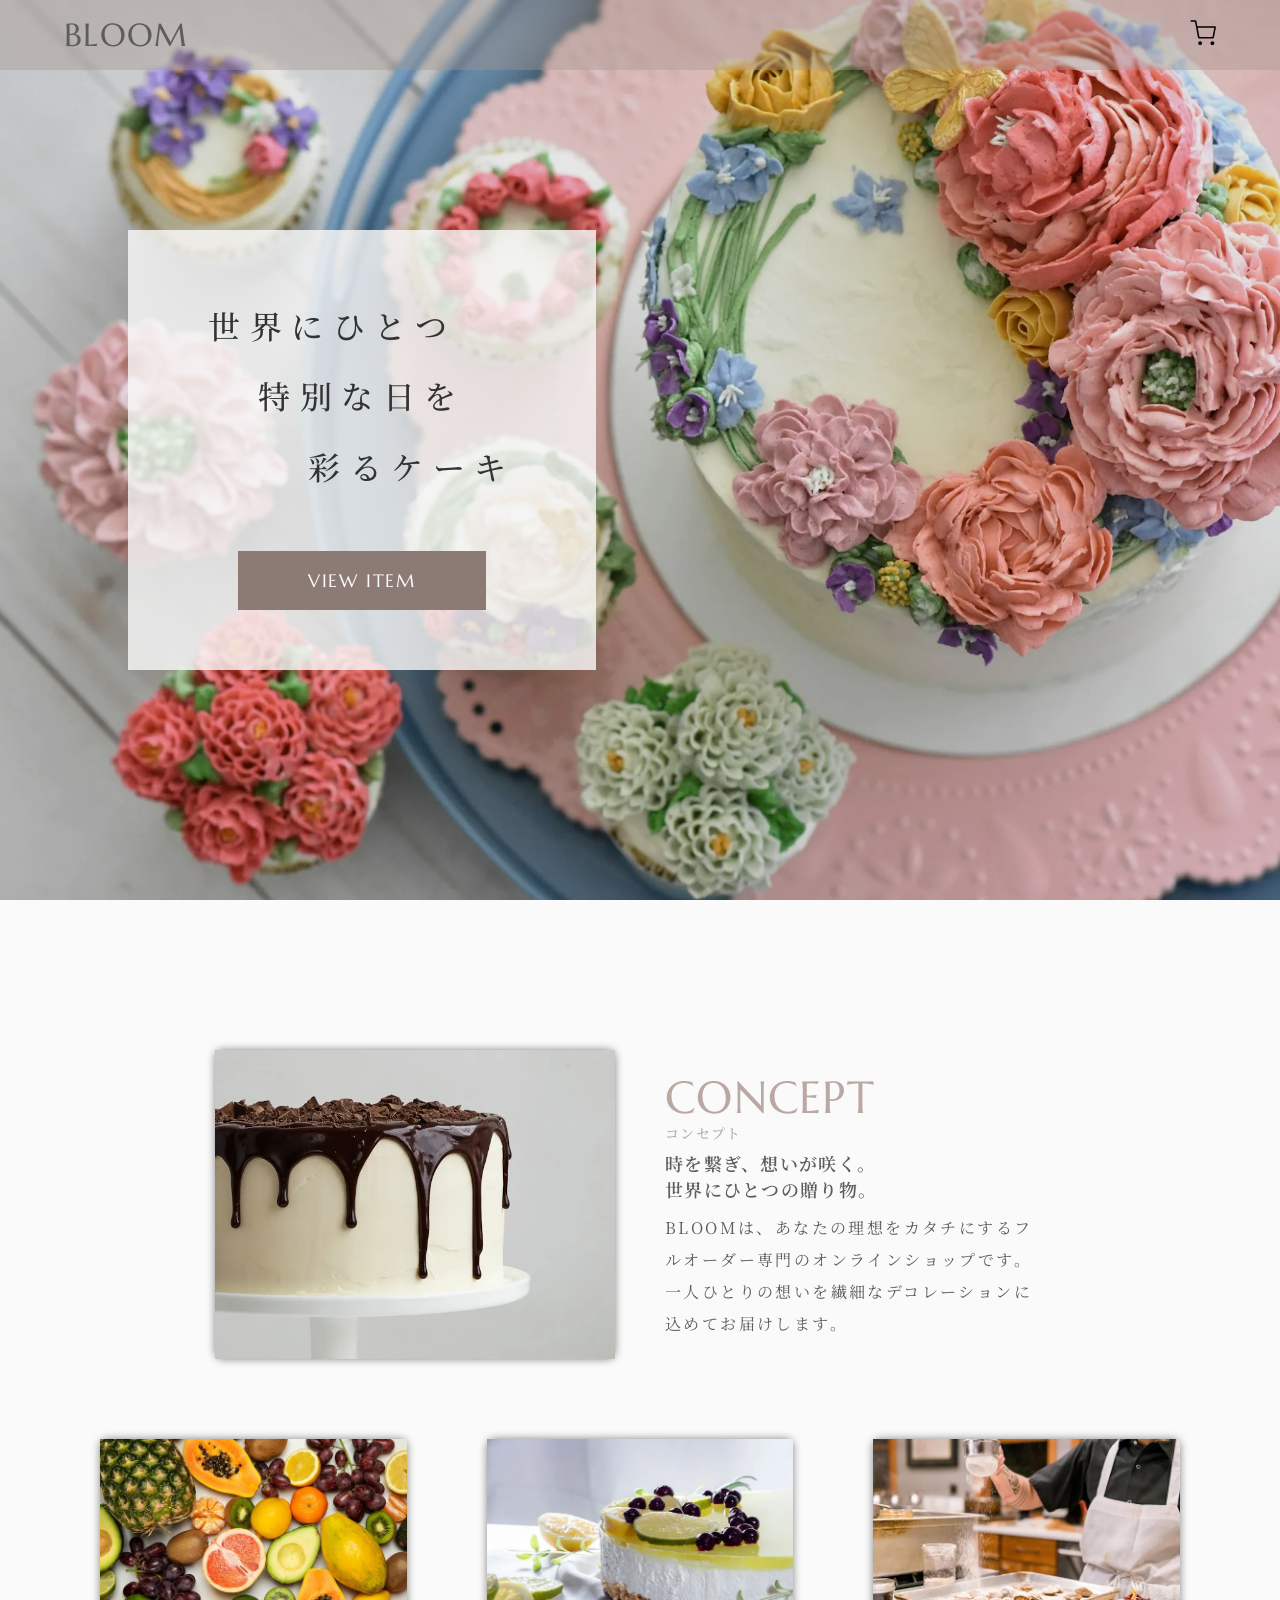
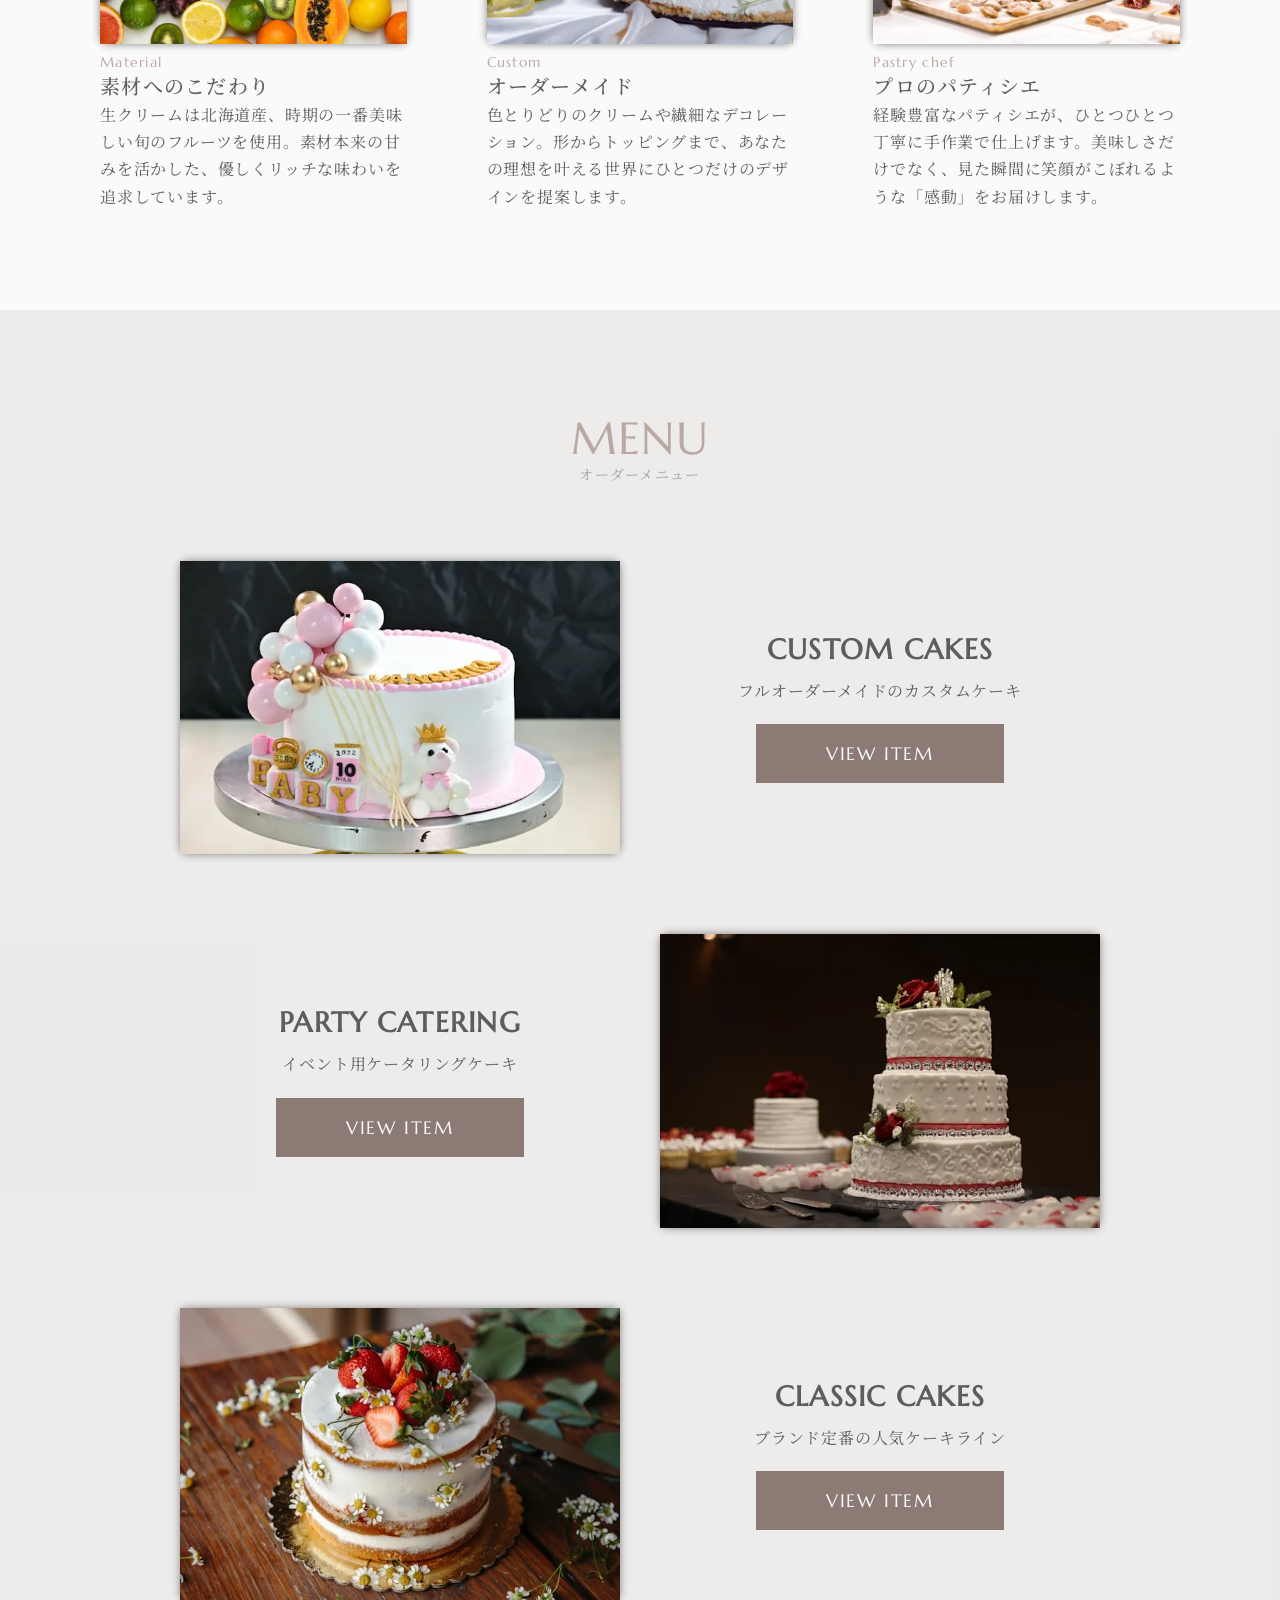
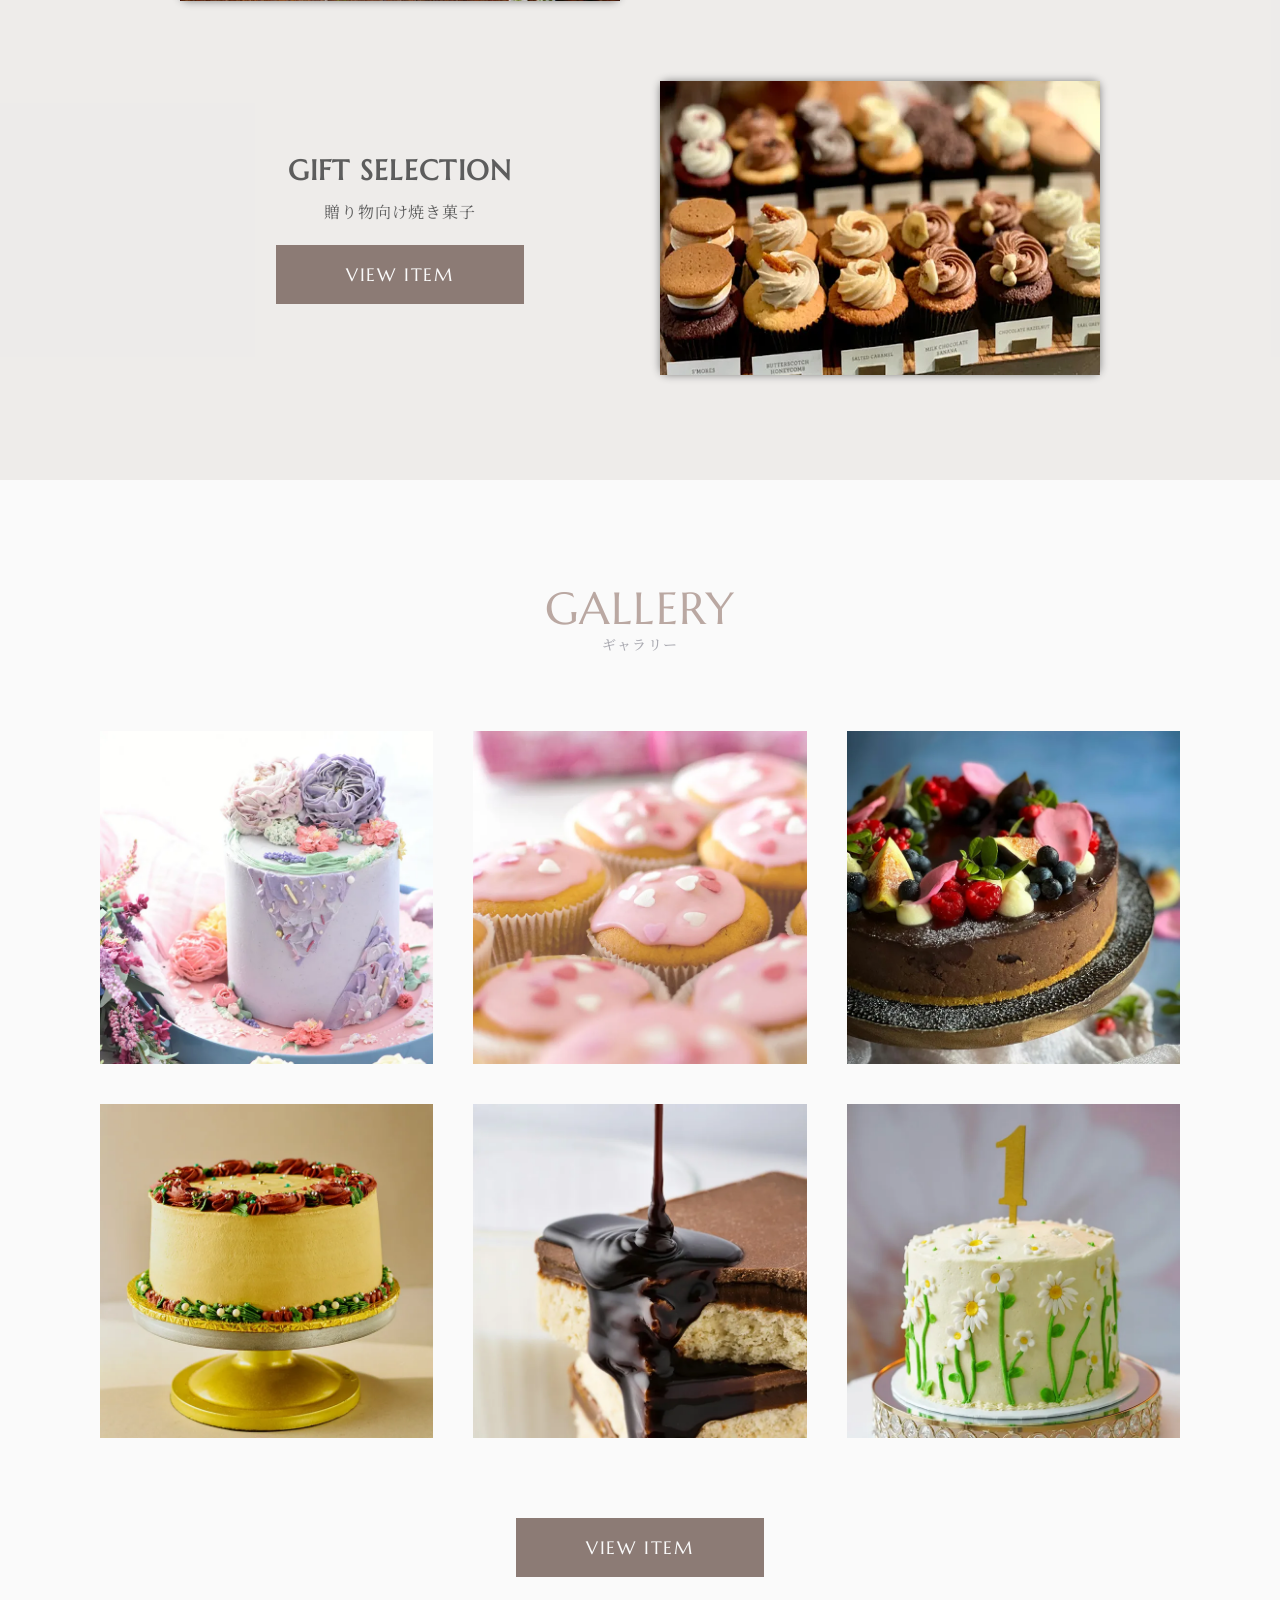
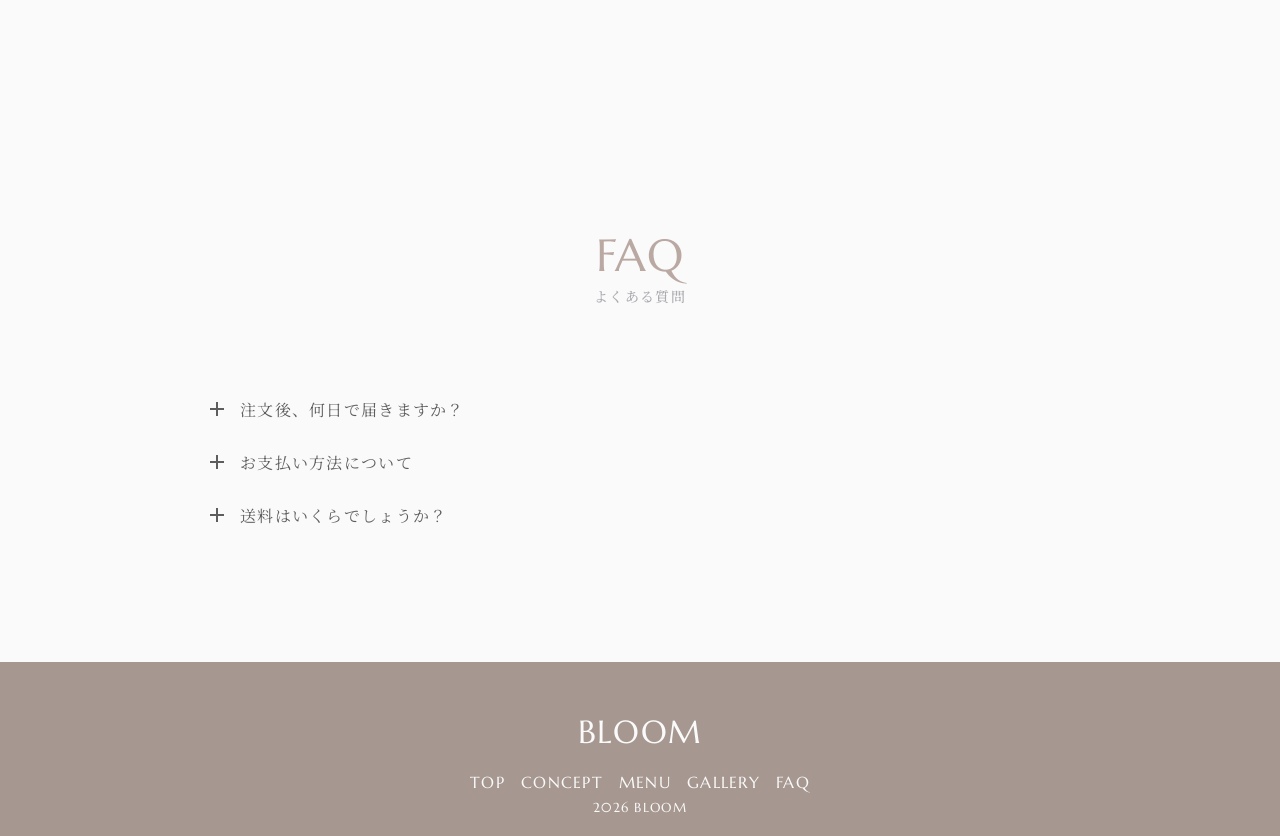
<file: index.html>
<!doctype html>
<html lang="ja">
  <head>
    <!-- Google tag (gtag.js) -->
    <script async src="https://www.googletagmanager.com/gtag/js?id=G-Y4FLMCC0C2"></script>
    <script>
      window.dataLayer = window.dataLayer || [];
      function gtag() {
        dataLayer.push(arguments);
      }
      gtag("js", new Date());

      gtag("config", "G-Y4FLMCC0C2");
    </script>

    <!-- Search Console -->
    <meta name="google-site-verification" content="hwV-7qXNjHzdIrwb5zSzaHR89h5wxo-PKJpYFKcHlVc" />

    <meta charset="utf-8" />
    <meta name="viewport" content="width=device-width,initial-scale=1" />
    <title>BLOOM - 世界にひとつのオーダーケーキ -</title>
    <meta name="description" content="BLOOMは、完全オーダーメイドのカスタムケーキを販売するオンラインケーキショップです。" />

    <!-- favicon/webclipicon -->
    <link rel="shortcut icon" href="img/favicon.png" />
    <link rel="apple-touch-icon" href="img/apple-touch-icon.png" />

    <!-- ogp -->
    <meta property="og:site_name" content="BLOOM" />
    <meta property="og:url" content="https://bloom-cake.com/" />
    <meta property="og:type" content="website" />
    <meta property="og:title" content="BLOOM - 世界にひとつのオーダーケーキ -" />
    <meta property="og:description" content="BLOOMは、完全オーダーメイドのカスタムケーキを販売するオンラインケーキショップです。" />
    <meta property="og:image" content="https://bloom-cake.com/img/og-image1200_630.png" />
    <meta property="og:locale" content="ja_JP" />
    <meta name="twitter:card" content="summary_large_image" />
    <meta name="twitter:description" content="BLOOMは、完全オーダーメイドのカスタムケーキを販売するオンラインケーキショップです。" />
    <meta name="twitter:image:src" content="https://bloom-cake.com/img/og-image.png" />

    <!-- google fonts -->
    <link rel="preconnect" href="https://fonts.googleapis.com" />
    <link rel="preconnect" href="https://fonts.gstatic.com" crossorigin />
    <link href="https://fonts.googleapis.com/css2?family=Marcellus&family=Noto+Serif+JP:wght@200..900&display=swap" rel="stylesheet" />

    <!-- css -->
    <link rel="stylesheet" href="css/style.css" />
  </head>

  <body>
    <!-- header -->
    <header class="header">
      <h1 class="header__logo">
        <a class="header__logo-link" href="index.html">BLOOM</a>
      </h1>

      <div class="header__icon">
        <button class="header__icon-item js-modal-open"><img width="68" height="68" src="img/icon-cart.svg" alt="商品カート" /></button>
      </div>
    </header>

    <main class="main">
      <!-- kv -->
      <div class="kv">
        <div class="kv__img">
          <picture>
            <source media="(min-width: 768px)" srcset="img/kv.webp" />
            <img src="img/kv-sp.webp" alt="BLOOMのカスタムケーキ" width="375" height="600" loading="lazy" />
          </picture>
        </div>

        <div class="kv__content">
          <div class="kv__text-wrap">
            <p class="kv__text">
              <span class="kv__text-item">世界にひとつ</span>
              <span class="kv__text-item">特別な日を</span>
              <span class="kv__text-item">彩るケーキ</span>
            </p>
            <div class="kv__btn">
              <a href="item.html" class="c-btn">VIEW ITEM</a>
            </div>
          </div>
        </div>
      </div>

      <!-- concept -->
      <section id="concept" class="concept l-section">
        <div class="container--lg">
          <div class="concept__body">
            <div class="concept__top">
              <div class="concept__img u-img-shadow">
                <img width="1080" height="707" src="img/concept-cake.webp" alt="苺と生クリームのホールケーキ" />
              </div>

              <div class="concept__texts">
                <h2 class="ttl concept__ttl">CONCEPT</h2>
                <h3 class="sub-ttl concept__subttl">コンセプト</h3>

                <p class="concept__lead c-concept-lead">時を繋ぎ、想いが咲く。<br />世界にひとつの贈り物。</p>
                <p class="text concept__text">BLOOMは、あなたの理想をカタチにするフルオーダー専門のオンラインショップです。一人ひとりの想いを繊細なデコレーションに込めてお届けします。</p>
              </div>
            </div>

            <div class="concept__list">
              <div class="concept__item">
                <div class="concept__item-img u-img-shadow">
                  <img width="640" height="427" src="img/concept-material.webp" alt="季節のフルーツ" />
                </div>

                <div class="concept__item-text">
                  <span class="c-subttl concept__item-english">Material</span>
                  <h4 class="c-ttl concept__item-ttl">素材へのこだわり</h4>
                  <p class="c-text concept__item-text">生クリームは北海道産、時期の一番美味しい旬のフルーツを使用。素材本来の甘みを活かした、優しくリッチな味わいを追求しています。</p>
                </div>
              </div>

              <div class="concept__item">
                <div class="concept__item-img u-img-shadow">
                  <img width="640" height="427" src="img/concept-custom.webp" alt="オーダーメイドのフルーツケーキ" />
                </div>

                <div class="concept__item-text">
                  <span class="c-subttl concept__item-english">Custom</span>
                  <h4 class="c-ttl concept__item-ttl">オーダーメイド</h4>
                  <p class="c-text concept__item-text">色とりどりのクリームや繊細なデコレーション。形からトッピングまで、あなたの理想を叶える世界にひとつだけのデザインを提案します。</p>
                </div>
              </div>

              <div class="concept__item">
                <div class="concept__item-img u-img-shadow">
                  <img width="640" height="427" src="img/concept-chef.webp" alt="パティシエがケーキを作る様子" />
                </div>

                <div class="concept__item-text">
                  <span class="c-subttl concept__item-english">Pastry chef</span>
                  <h4 class="c-ttl concept__item-ttl">プロのパティシエ</h4>
                  <p class="c-text concept__item-text">経験豊富なパティシエが、ひとつひとつ丁寧に手作業で仕上げます。美味しさだけでなく、見た瞬間に笑顔がこぼれるような「感動」をお届けします。</p>
                </div>
              </div>
            </div>
          </div>
        </div>
      </section>

      <!-- menu -->
      <section id="menu" class="menu l-section">
        <div class="container">
          <div class="menu__body">
            <div class="c-heading menu__heading">
              <h2 class="ttl menu__title">MENU</h2>
              <h3 class="sub-ttl menu__subtitle">オーダーメニュー</h3>
            </div>

            <div class="menu__list">
              <div class="menu__item">
                <div class="menu__item-img u-img-shadow">
                  <img width="840" height="560" src="img/menu-custom-cake.webp" alt="フルオーダーのカスタムケーキ" />
                </div>
                <div class="menu__item-content">
                  <h4 class="menu__item-title c-menu-ttl">CUSTOM CAKES</h4>
                  <span class="c-text menu__item-text">フルオーダーメイドの<span>カスタムケーキ</span></span>
                  <div class="menu__item-btn">
                    <a href="item.html" class="c-btn">VIEW ITEM</a>
                  </div>
                </div>
              </div>

              <div class="menu__item">
                <div class="menu__item-img u-img-shadow">
                  <img width="840" height="1265" src="img/menu-party-catering.webp" alt="フルオーダーのパーティーケーキ" />
                </div>
                <div class="menu__item-content">
                  <h4 class="c-menu-ttl menu__item-title">PARTY CATERING</h4>
                  <span class="c-text menu__item-text">イベント用<span>ケータリングケーキ</span></span>
                  <div class="menu__item-btn">
                    <a href="item.html" class="c-btn">VIEW ITEM</a>
                  </div>
                </div>
              </div>

              <div class="menu__item">
                <div class="menu__item-img u-img-shadow">
                  <img width="840" height="560" src="img/menu-classic-cake.webp" alt="人気の定番ケーキ" />
                </div>
                <div class="menu__item-content">
                  <h4 class="c-menu-ttl menu__item-title">CLASSIC CAKES</h4>
                  <span class="c-text menu__item-text">ブランド定番の<span>人気ケーキライン</span></span>
                  <div class="menu__item-btn">
                    <a href="item.html" class="c-btn">VIEW ITEM</a>
                  </div>
                </div>
              </div>

              <div class="menu__item">
                <div class="menu__item-img u-img-shadow">
                  <img width="840" height="1120" src="img/menu-gift-selection.webp" alt="フルオーダーのギフトカップケーキ" />
                </div>
                <div class="menu__item-content">
                  <h4 class="c-menu-ttl menu__item-title">GIFT SELECTION</h4>
                  <span class="c-text menu__item-text">贈り物向け焼き菓子</span>
                  <div class="menu__item-btn">
                    <a href="item.html" class="c-btn">VIEW ITEM</a>
                  </div>
                </div>
              </div>
            </div>
          </div>
        </div>
      </section>

      <!-- gallery -->

      <section id="gallery" class="gallery l-section">
        <div class="container--lg">
          <div class="l-section-body">
            <div class="c-heading gallery__heading">
              <h2 class="ttl gallery__ttl">GALLERY</h2>
              <h3 class="sub-ttl gallery__subttl">ギャラリー</h3>
            </div>

            <div class="gallery__list-wrap">
              <ul class="gallery__list">
                <li class="gallery__list-item">
                  <a href="https://www.instagram.com/" target="_blank" rel="noopener">
                    <img width="688" height="688" src="img/gallery-1.webp" alt="フルオーダーのパープル系バースデーケーキ" />
                  </a>
                </li>

                <li class="gallery__list-item">
                  <a href="https://www.instagram.com/" target="_blank" rel="noopener">
                    <img width="688" height="688" src="img/gallery-2.webp" alt="ハートのギフトカップケーキ" />
                  </a>
                </li>

                <li class="gallery__list-item">
                  <a href="https://www.instagram.com/" target="_blank" rel="noopener">
                    <img width="688" height="688" src="img/gallery-3.webp" alt="季節のフルーツ盛りのチョコケーキ" />
                  </a>
                </li>

                <li class="gallery__list-item">
                  <a href="https://www.instagram.com/" target="_blank" rel="noopener">
                    <img width="688" height="688" src="img/gallery-4.webp" alt="パーティー用の金粉ケーキ" />
                  </a>
                </li>

                <li class="gallery__list-item">
                  <a href="https://www.instagram.com/" target="_blank" rel="noopener">
                    <img width="688" height="688" src="img/gallery-5.webp" alt="ホワイトデーのギフトクッキー" />
                  </a>
                </li>

                <li class="gallery__list-item">
                  <a href="https://www.instagram.com/" target="_blank" rel="noopener">
                    <img width="688" height="688" src="img/gallery-6.webp" alt="1歳のバースデーケーキ" />
                  </a>
                </li>
              </ul>
              <div class="gallery__btn">
                <a href="item.html" class="c-btn">VIEW ITEM</a>
              </div>
            </div>
          </div>
        </div>
      </section>
    </main>

    <!-- faq -->

    <section id="faq" class="faq l-section">
      <div class="container">
        <div class="faq__body">
          <div class="c-heading faq__heading">
            <h2 class="ttl faq__ttl">FAQ</h2>
            <h3 class="sub-ttl faq__subttl">よくある質問</h3>
          </div>

          <!-- accordion -->

          <dl class="accordion">
            <dt class="accordion__title">注文後、何日で届きますか？</dt>
            <dd class="accordion__content">
              <p>フルオーダーケーキは、お届け希望日の14日前までのご注文をお願いしております。お急ぎの場合は、定番の「CLASSIC CAKES」からお選びください。</p>
            </dd>

            <dt class="accordion__title">お支払い方法について</dt>
            <dd class="accordion__content">
              <p>各種クレジットカード、銀行振込、コンビニ決済、Apple Payに対応しております。</p>
            </dd>

            <dt class="accordion__title">送料はいくらでしょうか？</dt>
            <dd class="accordion__content">
              <p>冷凍クール便にて全国一律1,100円（税込）でお届けします。15,000円以上のお買い上げで送料無料となります。</p>
            </dd>
          </dl>
        </div>
      </div>
    </section>

    <!-- footer -->
    <footer class="footer">
      <div class="container">
        <div class="footer__body">
          <div class="footer__logo">
            <a href="index.html">BLOOM</a>
          </div>

          <nav class="footer__nav">
            <ul class="footer__list">
              <li class="footer__item">
                <a href="index.html" class="footer__link">TOP</a>
              </li>
              <li class="footer__item">
                <a href="#concept" class="footer__link">CONCEPT</a>
              </li>
              <li class="footer__item">
                <a href="#menu" class="footer__link">MENU</a>
              </li>
              <li class="footer__item">
                <a href="#gallery" class="footer__link">GALLERY</a>
              </li>
              <li class="footer__item">
                <a href="#faq" class="footer__link">FAQ</a>
              </li>
            </ul>
          </nav>
        </div>

        <div class="footer__copyright-wrap">
          <small class="footer__copyright">2026 BLOOM</small>
        </div>
      </div>
    </footer>
    <!-- js -->

    <!-- モーダルウィンドウ -->

    <div class="modal js-modal">
      <div class="modal-overlay js-modal-close"></div>
      <div class="modal-content">
        <div class="modal-content__inner">
          <form action="#" method="post" class="modal-form">
            <h2 class="modal-content__title">Sign in</h2>

            <section class="modal-form__section">
              <label class="modal-form__label">Email</label>
              <input type="email" name="email" class="modal-form__input" placeholder="example@mail.com" />
            </section>

            <section class="modal-form__section">
              <label class="modal-form__label">Password</label>
              <input type="password" name="password" class="modal-form__input" />
            </section>

            <button type="button" id="sign-in" class="modal-form__btn c-btn">Sign in</button>
          </form>
          <button class="modal-close js-modal-close">×</button>
        </div>
      </div>
    </div>

    <script src="js/main.js" defer></script>
  </body>
</html>
</file>
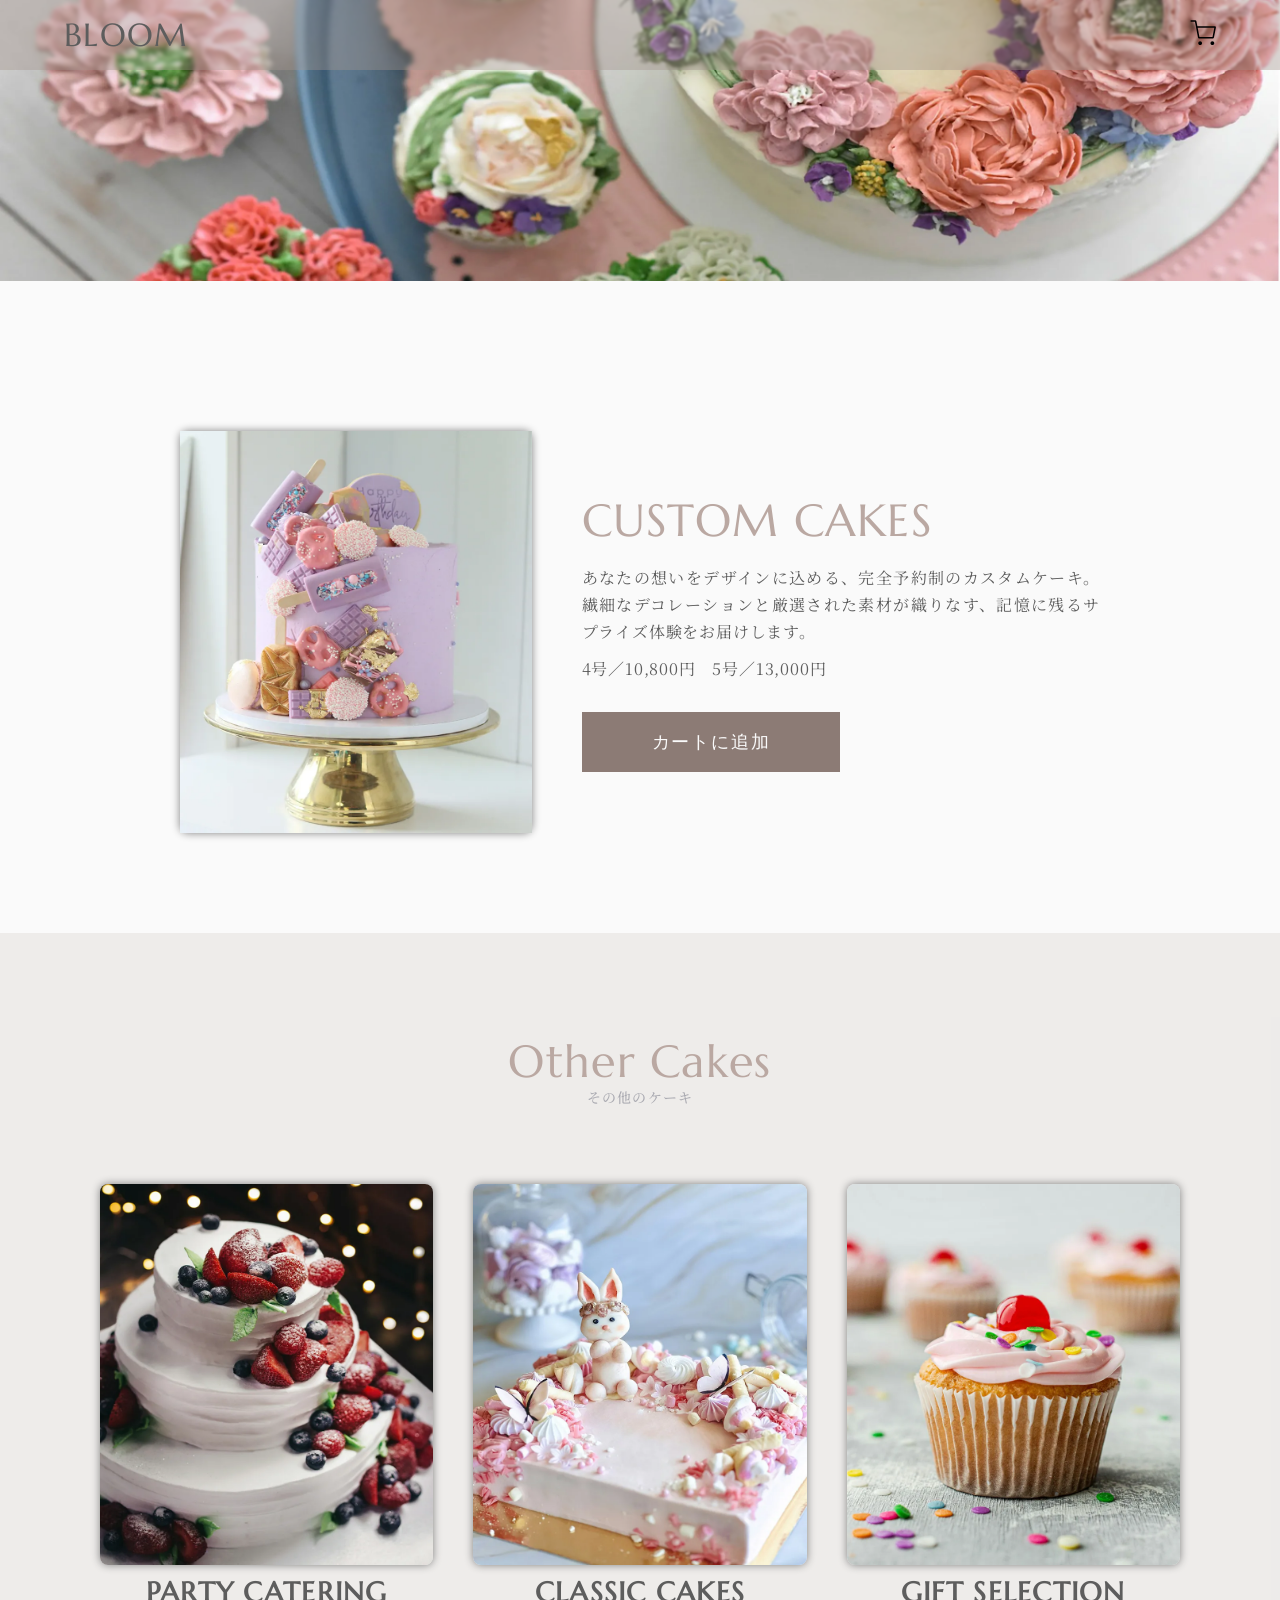
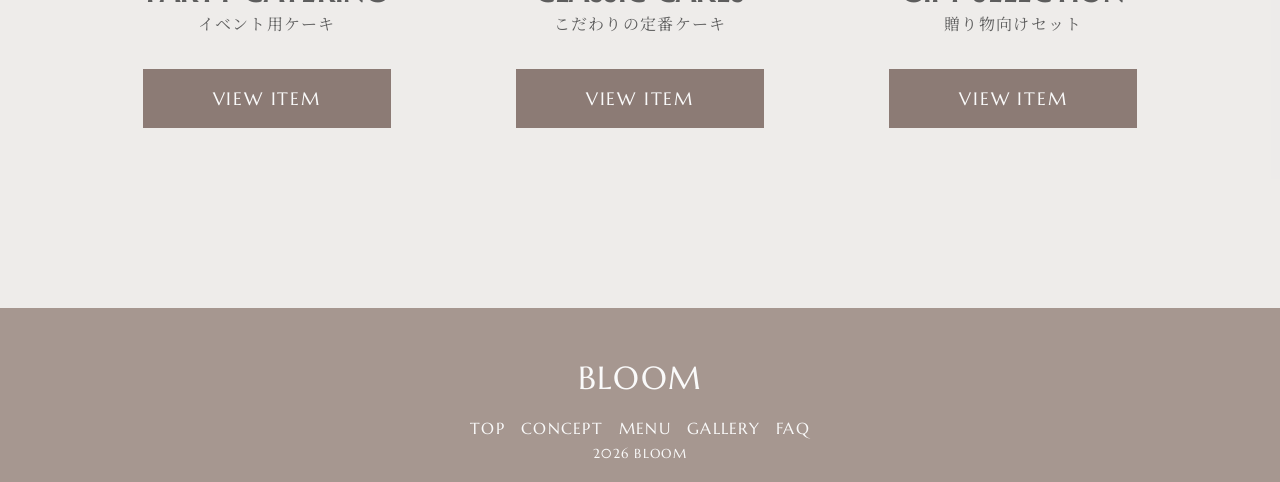
<file: item.html>
<!doctype html>
<html lang="ja">
  <head>
    <!-- Google tag (gtag.js) -->
    <script async src="https://www.googletagmanager.com/gtag/js?id=G-Y4FLMCC0C2"></script>
    <script>
      window.dataLayer = window.dataLayer || [];
      function gtag() {
        dataLayer.push(arguments);
      }
      gtag("js", new Date());

      gtag("config", "G-Y4FLMCC0C2");
    </script>

    <!-- Search Console -->
    <meta name="google-site-verification" content="hwV-7qXNjHzdIrwb5zSzaHR89h5wxo-PKJpYFKcHlVc" />

    <meta charset="utf-8" />
    <meta name="viewport" content="width=device-width,initial-scale=1" />
    <title>BLOOM - 世界にひとつのオーダーケーキ -</title>
    <meta name="description" content="BLOOMは、完全オーダーメイドのカスタムケーキを販売するオンラインケーキショップです。" />

    <!-- favicon/webclipicon -->
    <link rel="shortcut icon" href="img/favicon.png" />
    <link rel="apple-touch-icon" href="img/apple-touch-icon.png" />

    <!-- ogp -->
    <meta property="og:site_name" content="BLOOM" />
    <meta property="og:url" content="https://bloom-cake.com/" />
    <meta property="og:type" content="website" />
    <meta property="og:title" content="BLOOM - 世界にひとつのオーダーケーキ -" />
    <meta property="og:description" content="BLOOMは、完全オーダーメイドのカスタムケーキを販売するオンラインケーキショップです。" />
    <meta property="og:image" content="https://bloom-cake.com/img/og-image1200_630.png" />
    <meta property="og:locale" content="ja_JP" />
    <meta name="twitter:card" content="summary_large_image" />
    <meta name="twitter:description" content="BLOOMは、完全オーダーメイドのカスタムケーキを販売するオンラインケーキショップです。" />
    <meta name="twitter:image:src" content="https://bloom-cake.com/img/og-image.png" />

    <!-- google fonts -->
    <link rel="preconnect" href="https://fonts.googleapis.com" />
    <link rel="preconnect" href="https://fonts.gstatic.com" crossorigin />
    <link href="https://fonts.googleapis.com/css2?family=Marcellus&family=Noto+Serif+JP:wght@200..900&display=swap" rel="stylesheet" />

    <!-- css -->
    <link rel="stylesheet" href="css/style.css" />
  </head>

  <body>
    <!-- header -->
    <header class="header">
      <div class="header__logo">
        <a class="header__logo-link" href="index.html">BLOOM</a>
      </div>

      <div class="header__icon">
        <button class="header__icon-item js-modal-open"><img width="68" height="68" src="img/icon-cart.svg" alt="商品カート" /></button>
      </div>
    </header>

    <!-- item-kv -->
    <div class="item-kv">
      <div class="item-kv__img">
        <img src="img/item_kv-pc.webp" alt="BLOOMのフルオーダーデコレーションケーキ" />
      </div>
    </div>

    <main>
      <!-- item -->

      <section id="item" class="item l-section">
        <div class="container">
          <div class="item__body">
            <div class="item__img u-img-shadow">
              <img width="840" height="960" src="img/menu-custom.webp" alt="マカロンが乗ったフルカスタムのパープルケーキ" loading="lazy" />
            </div>
            <div class="item__text-group">
              <h1 class="ttl item__ttl">CUSTOM CAKES</h1>
              <p class="c-text item__text">あなたの想いをデザインに込める、完全予約制のカスタムケーキ。繊細なデコレーションと厳選された素材が織りなす、記憶に残るサプライズ体験をお届けします。</p>

              <p class="c-text item__text">4号／10,800円　5号／13,000円</p>

              <div class="item__btn">
                <button class="c-btn js-modal-open">カートに追加</button>
              </div>
            </div>
          </div>
        </div>
      </section>

      <!-- other -->

      <section id="other" class="other l-section">
        <div class="container--lg">
          <div class="c-heading other__heading">
            <h2 class="ttl other__ttl">Other Cakes</h2>
            <h3 class="sub-ttl other__subttl">その他のケーキ</h3>
          </div>

          <div class="other__list">
            <div class="other__item">
              <img class="other__item-img u-img-shadow" src="img/menu-partycake.webp" alt="苺が乗った三段のパーティー用ケーキ" />
              <h4 class="c-menu-ttl other__item-ttl">PARTY CATERING</h4>
              <p class="c-item-text other__item-text">イベント用ケーキ</p>
              <div class="other__btn">
                <a href="#" class="c-btn">VIEW ITEM</a>
              </div>
            </div>

            <div class="other__item">
              <img class="other__item-img u-img-shadow" src="img/menu-signature.webp" alt="うさぎが乗った子供の誕生日デコレーションケーキ" />
              <h4 class="c-menu-ttl other__item-ttl">CLASSIC CAKES</h4>
              <p class="c-item-text other__item-text">こだわりの定番ケーキ</p>
              <div class="item__btn">
                <a href="#" class="c-btn is-active">VIEW ITEM</a>
              </div>
            </div>

            <div class="other__item">
              <img class="other__item-img u-img-shadow" src="img/menu-gift.webp" alt="桃クリームのギフトカップケーキ" />
              <h4 class="c-menu-ttl other__item-ttl">GIFT SELECTION</h4>
              <p class="c-item-text other__item-text">贈り物向けセット</p>
              <div class="item__btn">
                <a href="#" class="c-btn">VIEW ITEM</a>
              </div>
            </div>
          </div>
        </div>
      </section>
    </main>

    <!-- footer -->
    <footer class="footer">
      <div class="container">
        <div class="footer__body">
          <div class="footer__logo">
            <a href="index.html">BLOOM</a>
          </div>

          <nav class="footer__nav">
            <ul class="footer__list">
              <li class="footer__item">
                <a href="index.html" class="footer__link">TOP</a>
              </li>
              <li class="footer__item">
                <a href="index.html#concept" class="footer__link">CONCEPT</a>
              </li>
              <li class="footer__item">
                <a href="index.html#menu" class="footer__link">MENU</a>
              </li>
              <li class="footer__item">
                <a href="index.html#gallery" class="footer__link">GALLERY</a>
              </li>
              <li class="footer__item">
                <a href="index.html#faq" class="footer__link">FAQ</a>
              </li>
            </ul>
          </nav>
        </div>

        <div class="footer__copyright-wrap">
          <small class="footer__copyright">2026 BLOOM</small>
        </div>
      </div>
    </footer>
    <!-- js -->

    <!-- モーダルウィンドウ -->

    <div class="modal js-modal">
      <div class="modal-overlay js-modal-close"></div>
      <div class="modal-content">
        <div class="modal-content__inner">
          <form action="#" method="post" class="modal-form">
            <h2 class="modal-content__title">Sign in</h2>

            <section class="modal-form__section">
              <label class="modal-form__label">Email</label>
              <input type="email" name="email" class="modal-form__input" placeholder="example@mail.com" />
            </section>

            <section class="modal-form__section">
              <label class="modal-form__label">Password</label>
              <input type="password" name="password" class="modal-form__input" />
            </section>

            <button type="button" id="sign-in" class="modal-form__btn c-btn">Sign in</button>
          </form>
          <button class="modal-close js-modal-close">×</button>
        </div>
      </div>
    </div>

    <script src="js/main.js" defer></script>
  </body>
</html>
</file>
<file: css/style.css>
/*!
global > color
------------------------------
*/
:root {
  --main-color: #a69790;
  --header-color: rgba(166, 151, 144, 0.4);
  --bg-color: #fafafa;
  --viewitem-color: rgba(166, 151, 144, 0.15);
  --kv-bg-color: rgba(250, 250, 250, 0.8);
  --concept-text-color: #aaaab1;
  --ttl-color: #baa8a2;
  --subttl-color: #333333;
  --btn-color: #8c7b75;
  --btn-hover: #756661;
  --btn-text-color: #fafafa;
  --text-color: #5d5d5d;
  --footer-text-color: #fafafa;
  --modal-bg-color: rgba(0, 0, 0, 0.6);
  --modal-contents-bg-color: #fafafa;
}

/*!
global > content-width
------------------------------
*/
:root {
  --width-content-s: 920px;
  --width-content: 1080px;
}

/*!
global > font
------------------------------
*/
:root {
  --font-family-base: "Noto Serif JP", serif, sans-serif;
  --font-family-english: "Marcellus", serif;
}

/*!
global > z-index
------------------------------
*/
:root {
  --z-index-modal: 100;
  --z-index-header: 30;
  --z-index-menu: 10;
  --z-index-default: 1;
}

/*!
foundation > reset
------------------------------
*/
html {
  color: #000;
  background: #fff;
}

body,
div,
dl,
dt,
dd,
ul,
ol,
li,
h1,
h2,
h3,
h4,
h5,
h6,
pre,
code,
form,
fieldset,
legend,
input,
textarea,
p,
blockquote,
th,
td {
  margin: 0;
  padding: 0;
}

table {
  border-collapse: collapse;
  border-spacing: 0;
  width: 100%;
}

fieldset,
img {
  border: 0;
}

address,
caption,
cite,
code,
dfn,
em,
strong,
th,
var {
  font-style: normal;
  font-weight: normal;
}

ol,
ul {
  list-style: none;
}

caption,
th {
  text-align: left;
}

h1,
h2,
h3,
h4,
h5,
h6 {
  font-size: 100%;
  font-weight: normal;
}

q:before,
q:after {
  content: "";
}

abbr,
acronym {
  border: 0;
  font-variant: normal;
}

sup {
  vertical-align: text-top;
}

sub {
  vertical-align: text-bottom;
}

input,
textarea,
select,
button {
  color: inherit;
  font-family: inherit;
  font-size: inherit;
  font-weight: inherit;
  line-height: inherit;
  font-size: 100%;
  border-radius: 0;
  border: none;
  -moz-appearance: none;
  appearance: none;
  -webkit-appearance: none;
  background-color: inherit;
}

input,
textarea,
select {
  font-size: 16px;
}

textarea {
  resize: vertical;
  display: block;
}

button {
  padding: 0;
  cursor: pointer;
}

legend {
  color: #000;
}

main {
  display: block;
}

a {
  text-decoration: none;
  color: inherit;
}

img {
  max-width: 100%;
  height: auto;
  vertical-align: bottom;
}

svg {
  display: block;
}

* {
  -webkit-font-smoothing: antialiased;
  -moz-osx-font-smoothing: grayscale;
  box-sizing: border-box;
}

*::before,
*::after {
  box-sizing: border-box;
}

/*!
foundation > base
------------------------------
*/
html {
  font-size: 62.5%;
}

body {
  font-size: 1.6rem;
  color: var(--text-color);
  font-family: var(--font-family-base);
  background-color: var(--bg-color);
  letter-spacing: 0.08em;
}
img {
  max-width: 100%;
  height: auto;
  vertical-align: bottom;
}

li {
  list-style: none;
}

/*!
component > button
------------------------------
*/
.c-btn {
  color: var(--btn-text-color);
  background-color: var(--btn-color);
  font-family: var(--font-family-english);
  text-align: center;
  letter-spacing: 0.1em;
  padding: 18px 70px;
  display: inline-grid;
  transition: 0.3s;
}
.c-btn:hover {
  background-color: var(--btn-hover);
}
@media screen and (min-width: 768px) {
  .c-btn {
    font-size: 1.8rem;
    max-width: 360px;
  }
}

/*!
component > title
------------------------------
*/
.ttl {
  font-family: var(--font-family-english);
  font-size: 3rem;
  color: var(--ttl-color);
  font-weight: 500;
}
@media screen and (min-width: 768px) {
  .ttl {
    font-size: 4.5rem;
  }
}

.sub-ttl {
  font-size: 1.3rem;
  line-height: 1;
  font-family: var(--font-family-base);
  color: var(--concept-text-color);
  font-weight: 500;
}
@media screen and (min-width: 768px) {
  .sub-ttl {
    font-size: 1.4rem;
  }
}

.text {
  line-height: 2.2;
  color: var(--text-color);
  letter-spacing: 0.15em;
  text-align: left;
}
@media screen and (min-width: 768px) {
  .text {
    line-height: 2;
  }
}

.c-subttl {
  font-size: 1.3rem;
  font-family: var(--font-family-english);
  color: var(--ttl-color);
}
@media screen and (min-width: 768px) {
  .c-subttl {
    font-size: 1.4rem;
  }
}

.c-ttl {
  font-size: 2rem;
  font-weight: 500;
  line-height: 1;
}

.c-menu-ttl {
  font-size: 2rem;
  font-weight: 600;
  font-family: var(--font-family-english);
}
@media screen and (min-width: 768px) {
  .c-menu-ttl {
    font-size: 2.8rem;
  }
}

.c-text {
  color: var(--text-color);
}
@media screen and (min-width: 768px) {
  .c-text {
    line-height: 1.7;
    letter-spacing: 0.05em;
  }
}

.c-concept-lead {
  font-size: 1.7rem;
  font-weight: 600;
  text-align: center;
}
@media screen and (min-width: 768px) {
  .c-concept-lead {
    font-size: 1.8rem;
    text-align: left;
  }
}

.c-other-ttl {
  font-size: 1.8rem;
  font-weight: 500;
  font-family: var(--font-family-english);
}
@media screen and (min-width: 768px) {
  .c-other-ttl {
    font-size: 2rem;
  }
}

.c-item-text {
  color: var(--text-color);
}
@media screen and (min-width: 768px) {
  .c-item-text {
    line-height: 1.8;
    letter-spacing: 0.08em;
  }
}

/*!
layout > container
------------------------------
*/
.container--lg,
.container {
  width: 90%;
  margin: 0 auto;
}

.container {
  max-width: var(--width-content-s);
}

.container--lg {
  max-width: var(--width-content);
}

/*!
layout > header
------------------------------
*/
.header {
  position: fixed;
  top: 0;
  left: 0;
  width: 100%;
  z-index: var(--z-index-header);
  background-color: var(--header-color);
  -webkit-backdrop-filter: blur(1px);
  backdrop-filter: blur(1px);
  display: flex;
  justify-content: space-between;
  align-items: center;
  height: 60px;
  padding: 0 5%;
}
@media screen and (min-width: 768px) {
  .header {
    height: 70px;
  }
}
.header__logo {
  font-size: 2.5rem;
  font-family: var(--font-family-english);
  color: var(--text-color);
}
@media screen and (min-width: 768px) {
  .header__logo {
    font-size: 3.2rem;
  }
}
.header__icon {
  width: 24px;
}
@media screen and (min-width: 768px) {
  .header__icon {
    width: 26px;
  }
}
.header__icon img {
  display: block;
}

/*!
layout > footer
------------------------------
*/
.footer {
  background-color: var(--main-color);
  color: var(--footer-text-color);
  padding: 40px 0 20px;
  font-family: var(--font-family-english);
}
@media screen and (min-width: 768px) {
  .footer {
    padding: 50px 0 20px;
  }
}
.footer__logo {
  text-align: center;
  font-size: 2.5rem;
  font-family: var(--font-family-english);
  margin-bottom: 20px;
}
@media screen and (min-width: 768px) {
  .footer__logo {
    font-size: 3.2rem;
  }
}
.footer__list {
  display: flex;
  justify-content: center;
  flex-wrap: wrap;
  gap: 12px 16px;
  margin-bottom: 5px;
}
.footer__copyright-wrap {
  font-size: 10px;
  text-align: center;
}
@media screen and (min-width: 768px) {
  .footer__copyright-wrap {
    font-size: 15px;
  }
}

/*!
layout > section
------------------------------
*/
.l-section {
  padding: 50px 0;
}
@media screen and (min-width: 768px) {
  .l-section {
    padding: 100px 0;
  }
}

.l-section:first-of-type {
  padding-top: 75px;
}
@media screen and (min-width: 768px) {
  .l-section:first-of-type {
    padding-top: 150px;
  }
}

/*!
top > modal
------------------------------
*/
.modal {
  visibility: hidden;
  opacity: 0;
  position: fixed;
  top: 0;
  left: 0;
  z-index: var(--z-index-modal);
  width: 100%;
  height: 100vh;
  transition:
    opacity 0.3s,
    visibility 0.3s;
}

.modal.is-active {
  visibility: visible;
  opacity: 1;
}

.modal-overlay {
  position: fixed;
  top: 0;
  left: 0;
  width: 100%;
  height: 100%;
  background-color: var(--modal-bg-color);
  cursor: pointer;
}

.modal-content {
  position: absolute;
  top: 50%;
  left: 50%;
  transform: translate(-50%, -50%);
  max-width: 600px;
  width: 90%;
  background-color: var(--modal-contents-bg-color);
  border-radius: 8px;
}

.modal-content__inner {
  padding: 30px;
  position: relative;
}

.modal-close {
  position: absolute;
  top: 10px;
  right: 10px;
  width: 30px;
  height: 30px;
  border: none;
  background: transparent;
  cursor: pointer;
  font-size: 24px;
}

.modal-form {
  text-align: center;
}

.modal-content__title {
  font-family: var(--font-family-english);
  font-size: 28px;
  font-weight: 300;
  text-align: center;
  margin-bottom: 30px;
  color: var(--subttl-color);
  border-bottom: 1px solid #eee;
  padding-bottom: 10px;
}

.modal-form__label {
  display: block;
  font-size: 14px;
  font-weight: 600;
  margin-bottom: 8px;
  color: var(--subttl-color);
}

.modal-form__section {
  margin-bottom: 25px;
  text-align: left;
}

.modal-form__input {
  width: 100%;
  padding: 12px;
  border: 1px solid #ccc;
  border-radius: 2px;
  font-size: 18px;
  box-sizing: border-box;
  background-color: var(--modal-contents-bg-color);
}

.modal-form__input:focus {
  outline-color: var(--text-color);
  background-color: var(--modal-contents-bg-color);
}

.modal-form__btn {
  background-color: var(--btn-color);
  color: var(--bg-color);
  border: none;
  width: 100%;
  padding: 16px;
  font-size: 18px;
  font-family: var(--font-family-english);
  cursor: pointer;
  transition: background-color 0.3s;
  margin-top: 10px;
}

.modal-form__btn:hover {
  background-color: var(--btn-hover);
}

/*!
page > top > concept
------------------------------
*/
.concept__top {
  display: flex;
  flex-direction: column;
  margin: 0 auto;
}
@media screen and (min-width: 768px) {
  .concept__top {
    flex-direction: row;
    justify-content: center;
    align-items: center;
    gap: 50px;
    max-width: 1000px;
  }
}
.concept__img {
  margin-bottom: 20px;
}
@media screen and (min-width: 768px) {
  .concept__img {
    flex: 0 0 40%;
    max-width: 600px;
    margin-bottom: 0px;
  }
}
.concept__texts {
  display: flex;
  flex-direction: column;
}
@media screen and (min-width: 768px) {
  .concept__texts {
    flex: 0 0 40%;
    text-align: left;
  }
}
.concept__ttl {
  text-align: center;
}
@media screen and (min-width: 768px) {
  .concept__ttl {
    text-align: left;
  }
}
.concept__subttl {
  text-align: center;
}
@media screen and (min-width: 768px) {
  .concept__subttl {
    text-align: left;
  }
}
.concept__lead {
  margin: 10px 0;
}
@media screen and (min-width: 768px) {
  .concept__text {
    max-width: 380px;
  }
}
.concept__list {
  display: grid;
  gap: 45px;
  grid-template-columns: repeat(1, 1fr);
}
@media screen and (min-width: 500px) {
  .concept__list {
    grid-template-columns: repeat(3, 1fr);
  }
}
@media screen and (min-width: 1080px) {
  .concept__list {
    gap: 80px;
    grid-template-columns: repeat(3, 1fr);
  }
}
.concept__top {
  margin-bottom: 30px;
}
@media screen and (min-width: 768px) {
  .concept__top {
    margin-bottom: 80px;
  }
}
.concept__item-ttl {
  margin-bottom: 5px;
}
.concept__item-english {
  margin-bottom: 5px;
  display: inline-block;
}
.concept__item-img {
  margin-bottom: 5px;
}
@media screen and (min-width: 768px) {
  .concept__item-img {
    max-width: 320px;
  }
}

/*!
page > top > kv
------------------------------
*/
.kv {
  position: relative;
  height: 100vh;
  overflow: hidden;
}
.kv__img {
  height: 100%;
}
.kv__img img {
  width: 100%;
  height: 100%;
  -o-object-position: center;
  object-position: center;
  filter: brightness(0.9);
  -o-object-fit: cover;
  object-fit: cover;
}
.kv__content {
  position: absolute;
  top: 0;
  left: 0;
  width: 100%;
  height: 100%;
  display: flex;
  align-items: center;
  justify-content: center;
}
@media screen and (min-width: 768px) {
  .kv__content {
    justify-content: flex-start;
    padding-left: 10%;
  }
}
.kv__text-wrap {
  background-color: var(--kv-bg-color);
  padding: 40px 0px;
  text-align: center;
  width: 85%;
}
@media screen and (min-width: 768px) {
  .kv__text-wrap {
    width: auto;
    padding: 60px 80px;
    text-align: left;
  }
}
.kv__text {
  margin: 0;
  color: var(--subttl-color);
  font-size: 2.2rem;
  line-height: 2.2;
  letter-spacing: 0.3em;
  font-weight: 500;
}
@media screen and (min-width: 768px) {
  .kv__text {
    font-size: 3.2rem;
  }
}
.kv__text-item {
  display: block;
}
.kv__text-item:nth-child(2) {
  margin-left: 15px;
}
@media screen and (min-width: 768px) {
  .kv__text-item:nth-child(2) {
    margin-left: 50px;
  }
}
.kv__text-item:nth-child(3) {
  margin-left: 30px;
}
@media screen and (min-width: 768px) {
  .kv__text-item:nth-child(3) {
    margin-left: 100px;
  }
}
.kv__btn {
  margin-top: 30px;
  text-align: center;
}
@media screen and (min-width: 768px) {
  .kv__btn {
    margin-top: 50px;
  }
}

/*!
top > menu
------------------------------
*/
.menu {
  background-color: var(--viewitem-color);
}
.menu__heading {
  margin-bottom: 45px;
  text-align: center;
}
@media screen and (min-width: 768px) {
  .menu__heading {
    margin-bottom: 80px;
  }
}
.menu__list {
  display: flex;
  flex-direction: column;
  gap: 40px;
  margin-bottom: 5px;
}
@media screen and (min-width: 768px) {
  .menu__list {
    gap: 80px;
  }
}
.menu__item {
  display: flex;
  flex-direction: column;
}
@media screen and (min-width: 768px) {
  .menu__item {
    flex-direction: row;
    align-items: center;
    justify-content: center;
    gap: 40px;
  }
}
@media screen and (min-width: 768px) {
  .menu__item:nth-child(even) {
    flex-direction: row-reverse;
  }
}
.menu__item-img {
  margin-bottom: 18px;
}
@media screen and (min-width: 768px) {
  .menu__item-img {
    margin-bottom: 0;
    width: 50%;
  }
}
.menu__item-img img {
  display: block;
  height: auto;
  -o-object-fit: cover;
  object-fit: cover;
}
.menu__item-title {
  margin-bottom: 10px;
}
.menu__item-text {
  color: var(--text-color);
  margin-bottom: 20px;
}
.menu__item-text span {
  display: block;
}
@media screen and (min-width: 768px) {
  .menu__item-text span {
    display: inline;
  }
}
.menu__item-btn {
  display: flex;
  justify-content: center;
}
.menu__item-content {
  display: flex;
  flex-direction: column;
  align-items: center;
  text-align: center;
}
@media screen and (min-width: 768px) {
  .menu__item-content {
    width: 50%;
  }
}

/*!
page > top > gallery
------------------------------
*/
.gallery__heading {
  margin-bottom: 45px;
  text-align: center;
}
@media screen and (min-width: 768px) {
  .gallery__heading {
    margin-bottom: 80px;
  }
}
.gallery__list-wrap {
  display: flex;
  align-items: center;
  flex-direction: column;
}
.gallery__list {
  display: grid;
  grid-template-columns: repeat(3, 1fr);
  gap: 15px;
  margin-bottom: 45px;
}
@media screen and (min-width: 768px) {
  .gallery__list {
    gap: 40px;
    margin-bottom: 80px;
  }
}
.gallery__list-item {
  aspect-ratio: 1/1;
}
.gallery__list-item a {
  display: block;
  overflow: hidden;
  transition:
    opacity 0.4s ease,
    transform 0.5s ease;
}
.gallery__list-item a:hover {
  opacity: 0.8;
  transform: scale(1.03);
}
.gallery__list-item a:active {
  opacity: 0.5;
  transform: scale(0.9);
  transition: 0.1s;
}

/*
top > faq
------------------------------
*/
.faq {
  color: var(--text-color);
  margin-bottom: 20px;
}
.faq__heading {
  margin-bottom: 45px;
  text-align: center;
}
@media screen and (min-width: 768px) {
  .faq__heading {
    margin-bottom: 80px;
  }
}
.faq__ttl {
  margin-bottom: 5px;
}

.accordion {
  max-width: 1080px;
  padding: 0 15px;
  margin: 0 auto;
}
.accordion__title {
  position: relative;
  color: var(--text-color);
  padding: 15px 15px 15px 45px;
  cursor: pointer;
}
.accordion__title:before,
.accordion__title:after {
  content: "";
  display: block;
  position: absolute;
  top: 50%;
  left: 15px;
  transform: translate(0, -50%);
  width: 12px;
  height: 1px;
  background: var(--text-color);
  transition: 0.2s ease transform;
}
@media screen and (min-width: 768px) {
  .accordion__title:before,
  .accordion__title:after {
    width: 14px;
    height: 2px;
  }
}
.accordion__title:after {
  transform: translate(0, -50%) rotate(-90deg);
}
.accordion__title.active:after {
  transform: translate(0, -50%) rotate(0deg);
}
.accordion__content {
  padding: 0 15px;
  line-height: 1.5;
  background-color: var(--viewitem-color);
  max-height: 0;
  overflow: hidden;
  transition: 0.2s ease max-height;
}
.accordion__content p {
  margin: 15px 0;
}

.item__body {
  display: flex;
  flex-direction: column;
}
@media screen and (min-width: 768px) {
  .item__body {
    flex-direction: row;
    gap: 50px;
    justify-content: center;
    align-items: center;
  }
}
.item__img {
  margin-bottom: 20px;
}
@media screen and (min-width: 768px) {
  .item__img {
    margin: 0 auto;
  }
}
.item__text-group {
  display: flex;
  flex-direction: column;
  text-align: justify;
  margin: 0 auto;
}
@media screen and (min-width: 768px) {
  .item__text-group {
    margin: 0;
    justify-content: center;
  }
}
.item__ttl {
  margin-bottom: 15px;
  text-align: center;
}
@media screen and (min-width: 768px) {
  .item__ttl {
    text-align: left;
  }
}
.item__text {
  margin-bottom: 10px;
}
.item__text:last-of-type {
  margin-bottom: 20px;
}
@media screen and (min-width: 768px) {
  .item__text:last-of-type {
    margin-bottom: 30px;
  }
}
.item__btn {
  text-align: center;
}
@media screen and (min-width: 768px) {
  .item__btn {
    text-align: left;
  }
}

/*
page > item > other
------------------------------
*/
.other {
  background-color: var(--viewitem-color);
}
.other__heading {
  margin-bottom: 45px;
  text-align: center;
}
@media screen and (min-width: 768px) {
  .other__heading {
    margin-bottom: 80px;
  }
}
.other__list {
  margin-bottom: 40px;
}
@media screen and (min-width: 768px) {
  .other__list {
    display: flex;
    gap: 40px;
    margin-bottom: 80px;
  }
}
.other__item {
  margin-bottom: 40px;
  text-align: center;
}
@media screen and (min-width: 768px) {
  .other__item {
    display: flex;
    flex-direction: column;
    align-items: center;
    margin-bottom: 0;
  }
}
.other__item-img {
  margin-bottom: 10px;
}
.other__item__item-ttl {
  margin: 20px 0 10px;
}
.other__item-text {
  margin-bottom: 10px;
}
.other__item-text:last-of-type {
  margin-bottom: 20px;
}
@media screen and (min-width: 768px) {
  .other__item-text:last-of-type {
    margin-bottom: 30px;
  }
}
.other__btn {
  text-align: center;
}
@media screen and (min-width: 768px) {
  .other__btn {
    text-align: center;
  }
}

/*
page > page-404 > page-404
------------------------------
*/
.page-404__body {
  text-align: center;
}
.page-404__ttl {
  margin-bottom: 15px;
}
.page-404__text {
  text-align: center;
}
.page-404__btn {
  text-align: center;
  margin-top: 50px;
}

/*!
utility > decoration
------------------------------
*/
.u-img-shadow {
  box-shadow: 0 0 8px gray;
  border-radius: 8px;
}
/*# sourceMappingURL=style.css.map */
</file>
